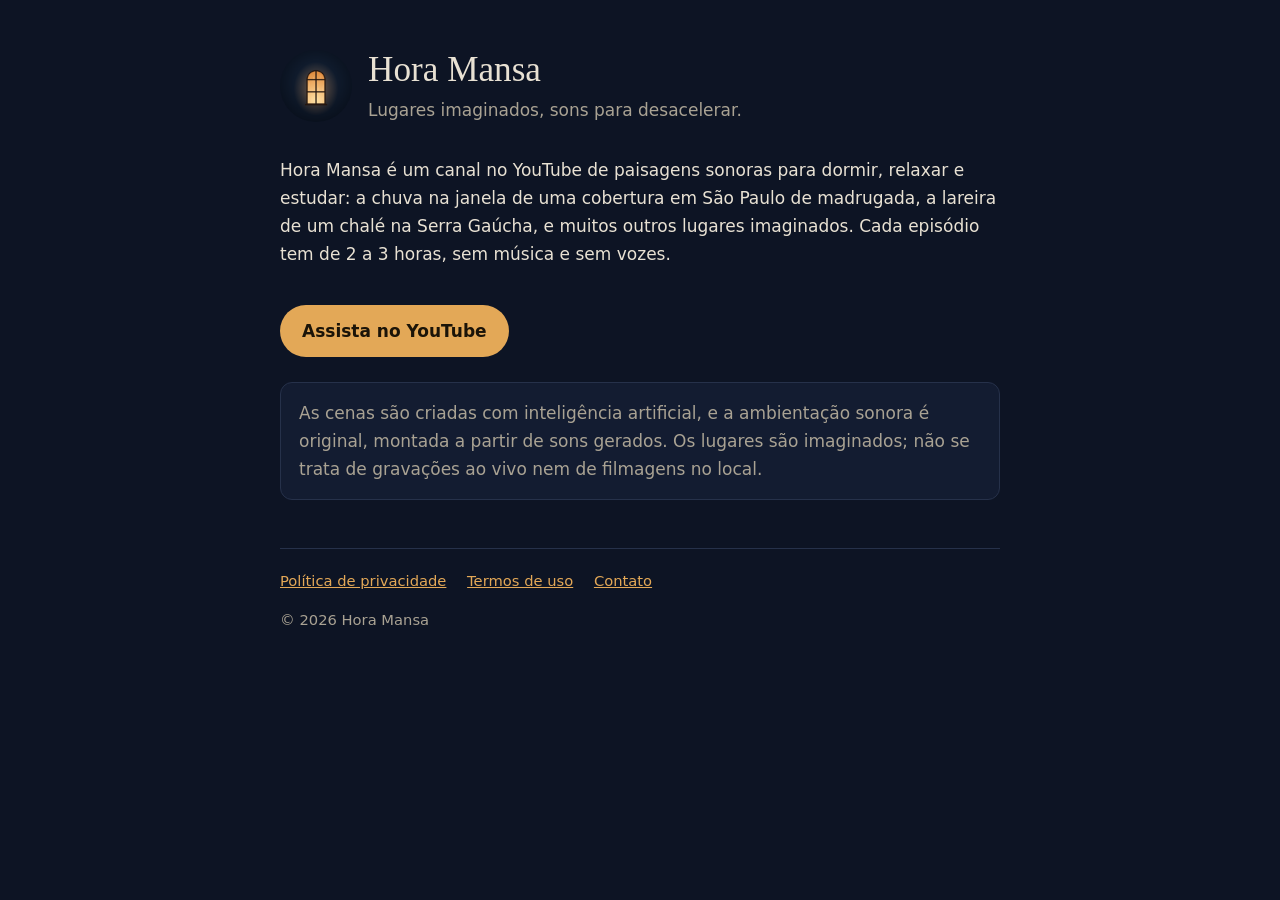
<file: index.html>
<!doctype html>
<html lang="pt-BR">
<head>
  <meta charset="utf-8">
  <meta name="viewport" content="width=device-width, initial-scale=1">
  <title>Hora Mansa</title>
  <meta name="description" content="Hora Mansa: paisagens sonoras de lugares imaginados para dormir, relaxar e estudar.">
  <link rel="icon" href="logo.png">
  <link rel="stylesheet" href="estilo.css">
</head>
<body>
<main>
  <header class="brand">
    <img src="logo.png" alt="Janela em arco iluminada, símbolo do Hora Mansa">
    <div>
      <h1>Hora Mansa</h1>
      <p class="tagline">Lugares imaginados, sons para desacelerar.</p>
    </div>
  </header>

  <p>Hora Mansa é um canal no YouTube de paisagens sonoras para dormir, relaxar e estudar: a chuva na janela de uma
  cobertura em São Paulo de madrugada, a lareira de um chalé na Serra Gaúcha, e muitos outros lugares imaginados.
  Cada episódio tem de 2 a 3 horas, sem música e sem vozes.</p>

  <a class="cta" href="https://www.youtube.com/@horamansa">Assista no YouTube</a>

  <p class="note">As cenas são criadas com inteligência artificial, e a ambientação sonora é original, montada a
  partir de sons gerados. Os lugares são imaginados; não se trata de gravações ao vivo nem de filmagens no local.</p>

  <footer>
    <a href="privacidade.html">Política de privacidade</a>
    <a href="termos.html">Termos de uso</a>
    <a href="mailto:yorgosnc1@gmail.com">Contato</a>
    <p>© 2026 Hora Mansa</p>
  </footer>
</main>
</body>
</html>
</file>
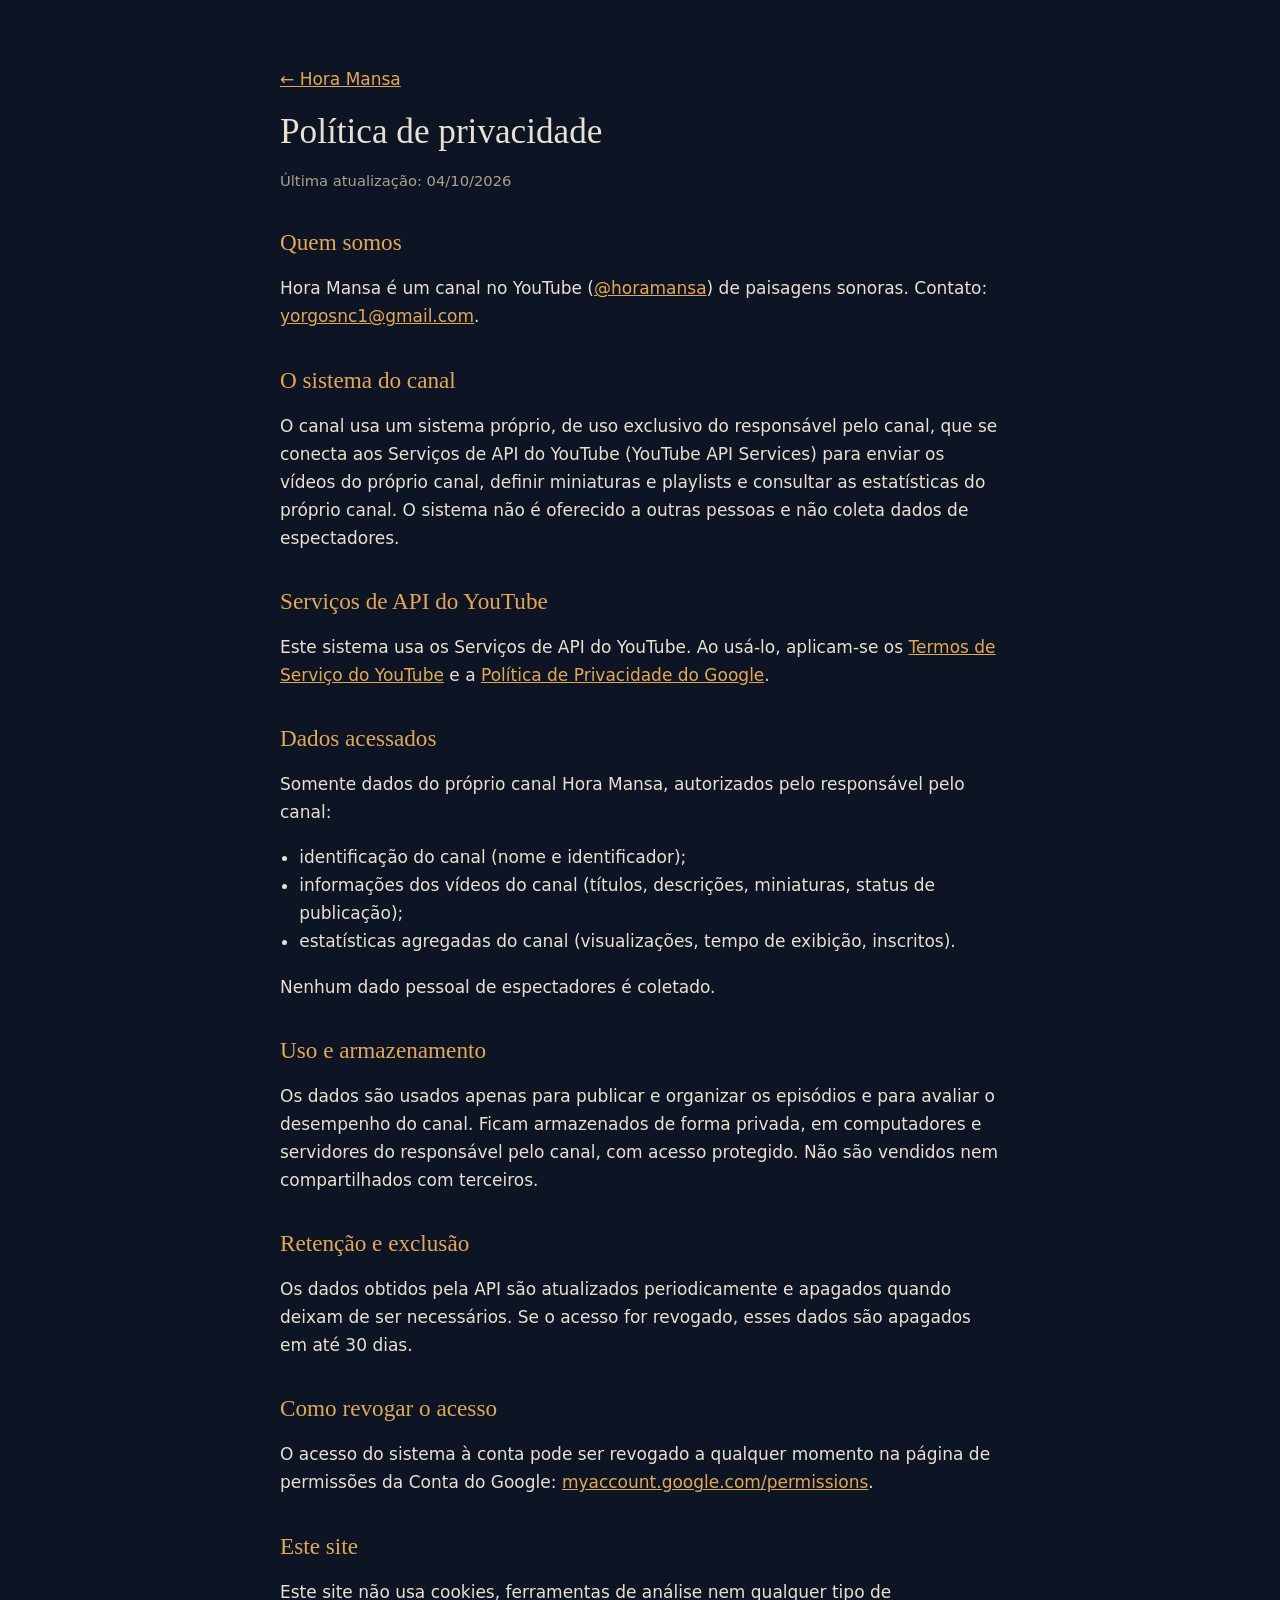
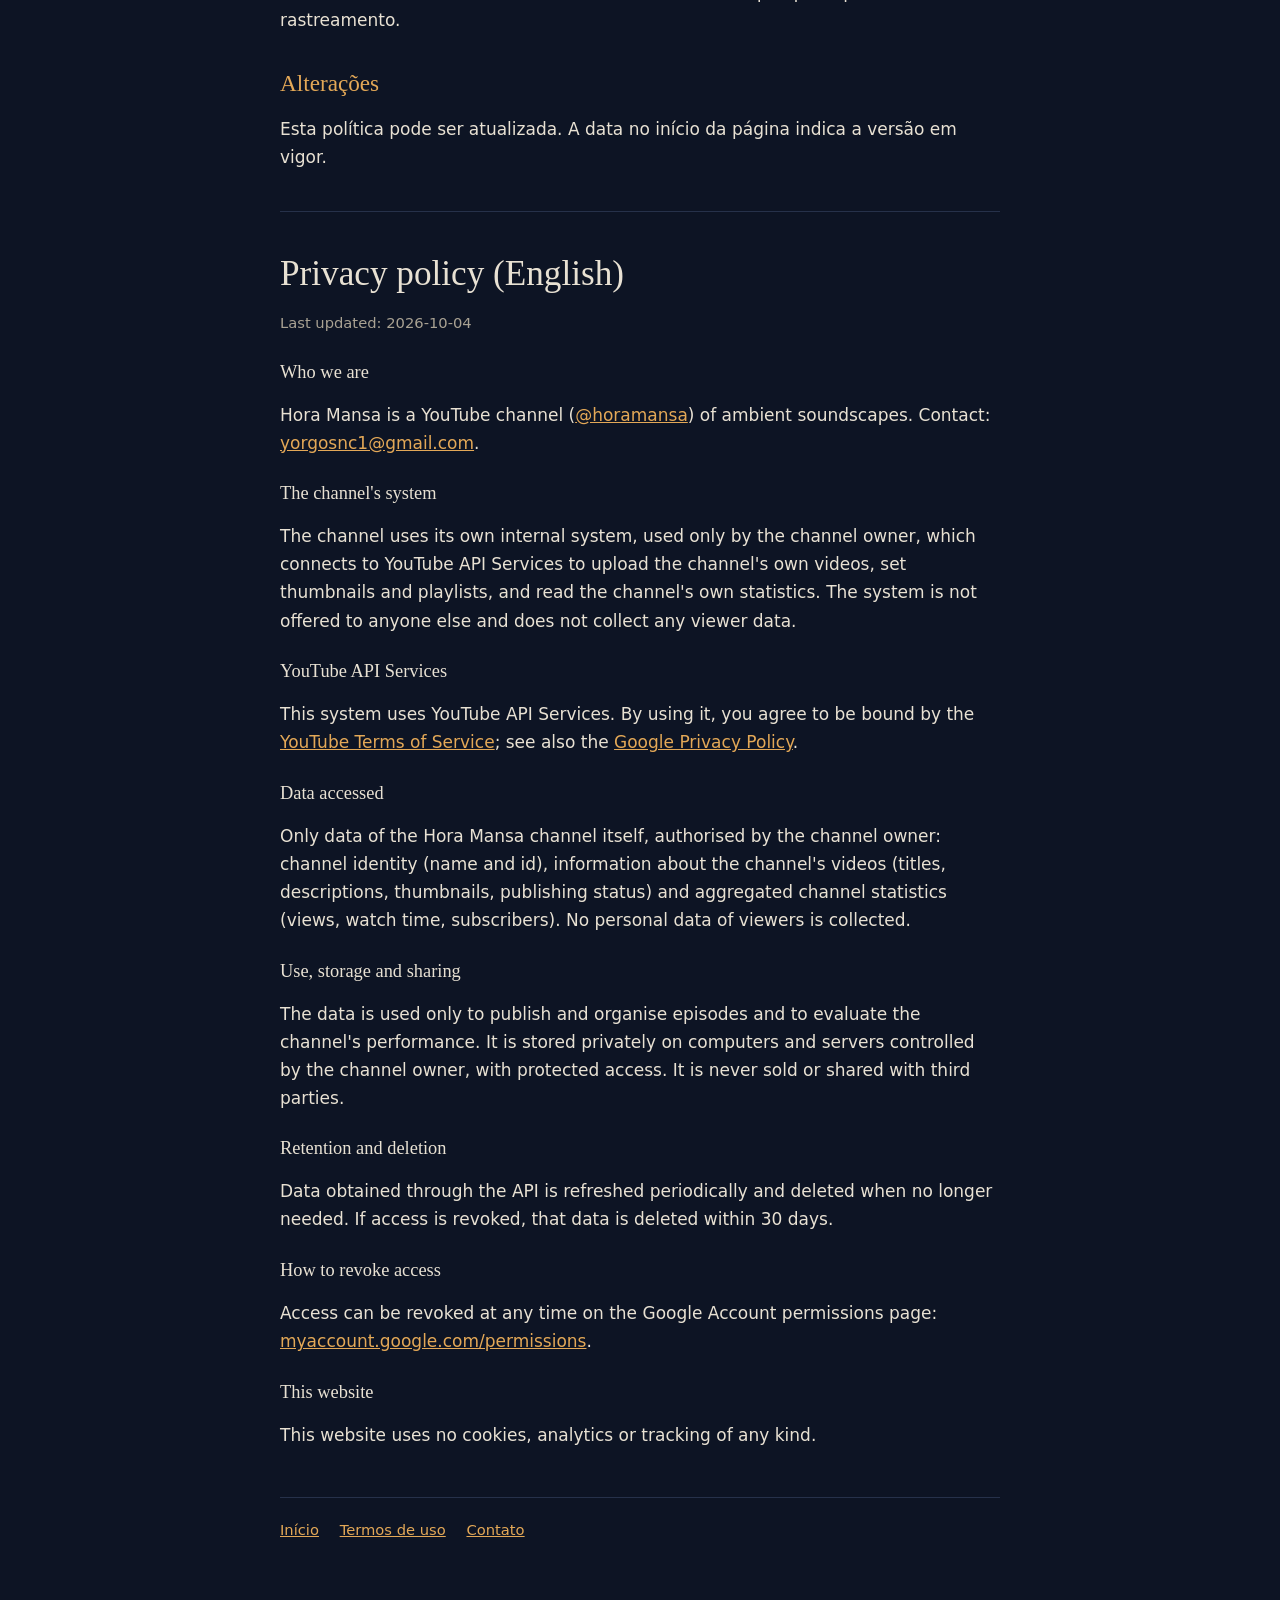
<file: privacidade.html>
<!doctype html>
<html lang="pt-BR">
<head>
  <meta charset="utf-8">
  <meta name="viewport" content="width=device-width, initial-scale=1">
  <title>Política de privacidade — Hora Mansa</title>
  <link rel="icon" href="logo.png">
  <link rel="stylesheet" href="estilo.css">
</head>
<body>
<main>
  <p><a href="index.html">← Hora Mansa</a></p>
  <h1>Política de privacidade</h1>
  <p class="updated">Última atualização: 04/10/2026</p>

  <h2>Quem somos</h2>
  <p>Hora Mansa é um canal no YouTube (<a href="https://www.youtube.com/@horamansa">@horamansa</a>) de paisagens
  sonoras. Contato: <a href="mailto:yorgosnc1@gmail.com">yorgosnc1@gmail.com</a>.</p>

  <h2>O sistema do canal</h2>
  <p>O canal usa um sistema próprio, de uso exclusivo do responsável pelo canal, que se conecta aos Serviços de API do
  YouTube (YouTube API Services) para enviar os vídeos do próprio canal, definir miniaturas e playlists e consultar as
  estatísticas do próprio canal. O sistema não é oferecido a outras pessoas e não coleta dados de espectadores.</p>

  <h2>Serviços de API do YouTube</h2>
  <p>Este sistema usa os Serviços de API do YouTube. Ao usá-lo, aplicam-se os
  <a href="https://www.youtube.com/t/terms">Termos de Serviço do YouTube</a> e a
  <a href="https://policies.google.com/privacy">Política de Privacidade do Google</a>.</p>

  <h2>Dados acessados</h2>
  <p>Somente dados do próprio canal Hora Mansa, autorizados pelo responsável pelo canal:</p>
  <ul>
    <li>identificação do canal (nome e identificador);</li>
    <li>informações dos vídeos do canal (títulos, descrições, miniaturas, status de publicação);</li>
    <li>estatísticas agregadas do canal (visualizações, tempo de exibição, inscritos).</li>
  </ul>
  <p>Nenhum dado pessoal de espectadores é coletado.</p>

  <h2>Uso e armazenamento</h2>
  <p>Os dados são usados apenas para publicar e organizar os episódios e para avaliar o desempenho do canal. Ficam
  armazenados de forma privada, em computadores e servidores do responsável pelo canal, com acesso protegido. Não são
  vendidos nem compartilhados com terceiros.</p>

  <h2>Retenção e exclusão</h2>
  <p>Os dados obtidos pela API são atualizados periodicamente e apagados quando deixam de ser necessários. Se o acesso
  for revogado, esses dados são apagados em até 30 dias.</p>

  <h2>Como revogar o acesso</h2>
  <p>O acesso do sistema à conta pode ser revogado a qualquer momento na página de permissões da Conta do Google:
  <a href="https://myaccount.google.com/permissions">myaccount.google.com/permissions</a>.</p>

  <h2>Este site</h2>
  <p>Este site não usa cookies, ferramentas de análise nem qualquer tipo de rastreamento.</p>

  <h2>Alterações</h2>
  <p>Esta política pode ser atualizada. A data no início da página indica a versão em vigor.</p>

  <hr>

  <h1>Privacy policy (English)</h1>
  <p class="updated">Last updated: 2026-10-04</p>
  <h3>Who we are</h3>
  <p>Hora Mansa is a YouTube channel (<a href="https://www.youtube.com/@horamansa">@horamansa</a>) of ambient
  soundscapes. Contact: <a href="mailto:yorgosnc1@gmail.com">yorgosnc1@gmail.com</a>.</p>
  <h3>The channel's system</h3>
  <p>The channel uses its own internal system, used only by the channel owner, which connects to YouTube API Services
  to upload the channel's own videos, set thumbnails and playlists, and read the channel's own statistics. The system
  is not offered to anyone else and does not collect any viewer data.</p>
  <h3>YouTube API Services</h3>
  <p>This system uses YouTube API Services. By using it, you agree to be bound by the
  <a href="https://www.youtube.com/t/terms">YouTube Terms of Service</a>; see also the
  <a href="https://policies.google.com/privacy">Google Privacy Policy</a>.</p>
  <h3>Data accessed</h3>
  <p>Only data of the Hora Mansa channel itself, authorised by the channel owner: channel identity (name and id),
  information about the channel's videos (titles, descriptions, thumbnails, publishing status) and aggregated channel
  statistics (views, watch time, subscribers). No personal data of viewers is collected.</p>
  <h3>Use, storage and sharing</h3>
  <p>The data is used only to publish and organise episodes and to evaluate the channel's performance. It is stored
  privately on computers and servers controlled by the channel owner, with protected access. It is never sold or
  shared with third parties.</p>
  <h3>Retention and deletion</h3>
  <p>Data obtained through the API is refreshed periodically and deleted when no longer needed. If access is revoked,
  that data is deleted within 30 days.</p>
  <h3>How to revoke access</h3>
  <p>Access can be revoked at any time on the Google Account permissions page:
  <a href="https://myaccount.google.com/permissions">myaccount.google.com/permissions</a>.</p>
  <h3>This website</h3>
  <p>This website uses no cookies, analytics or tracking of any kind.</p>

  <footer>
    <a href="index.html">Início</a>
    <a href="termos.html">Termos de uso</a>
    <a href="mailto:yorgosnc1@gmail.com">Contato</a>
  </footer>
</main>
</body>
</html>
</file>
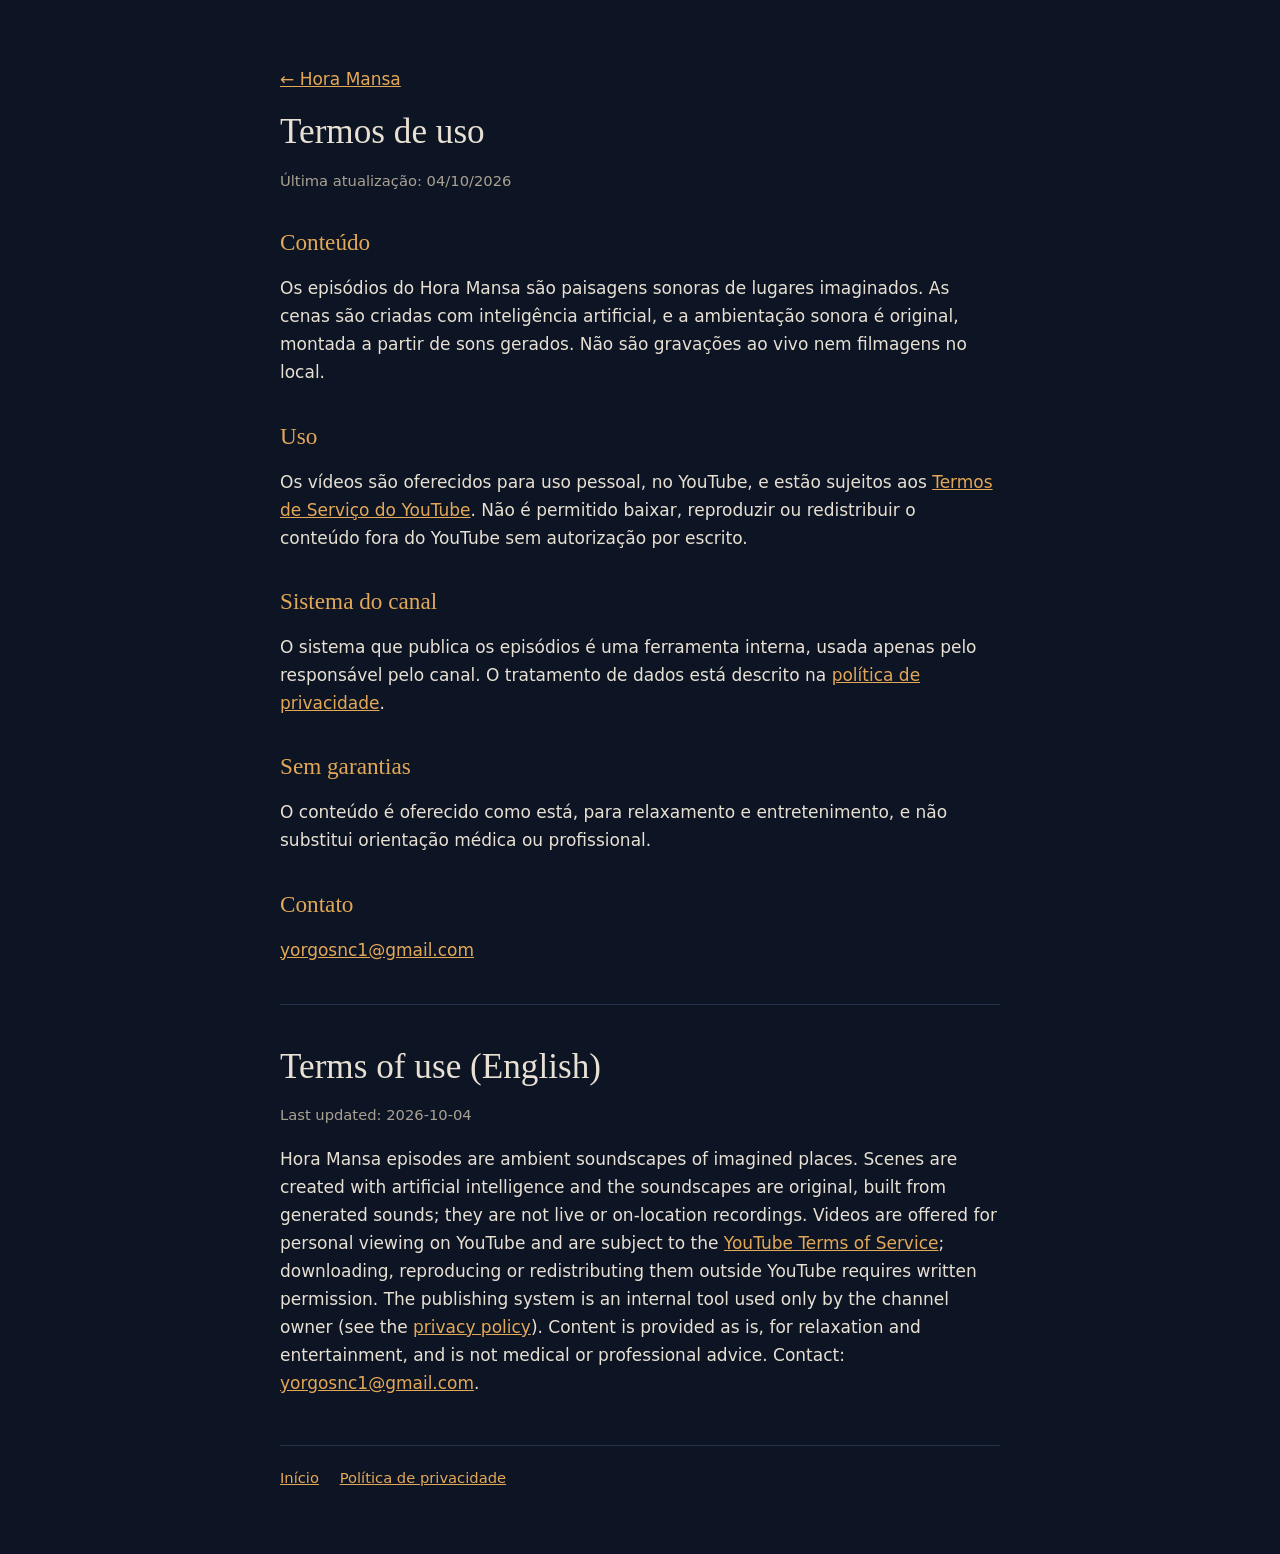
<file: termos.html>
<!doctype html>
<html lang="pt-BR">
<head>
  <meta charset="utf-8">
  <meta name="viewport" content="width=device-width, initial-scale=1">
  <title>Termos de uso — Hora Mansa</title>
  <link rel="icon" href="logo.png">
  <link rel="stylesheet" href="estilo.css">
</head>
<body>
<main>
  <p><a href="index.html">← Hora Mansa</a></p>
  <h1>Termos de uso</h1>
  <p class="updated">Última atualização: 04/10/2026</p>

  <h2>Conteúdo</h2>
  <p>Os episódios do Hora Mansa são paisagens sonoras de lugares imaginados. As cenas são criadas com inteligência
  artificial, e a ambientação sonora é original, montada a partir de sons gerados. Não são gravações ao vivo nem
  filmagens no local.</p>

  <h2>Uso</h2>
  <p>Os vídeos são oferecidos para uso pessoal, no YouTube, e estão sujeitos aos
  <a href="https://www.youtube.com/t/terms">Termos de Serviço do YouTube</a>. Não é permitido baixar, reproduzir ou
  redistribuir o conteúdo fora do YouTube sem autorização por escrito.</p>

  <h2>Sistema do canal</h2>
  <p>O sistema que publica os episódios é uma ferramenta interna, usada apenas pelo responsável pelo canal. O
  tratamento de dados está descrito na <a href="privacidade.html">política de privacidade</a>.</p>

  <h2>Sem garantias</h2>
  <p>O conteúdo é oferecido como está, para relaxamento e entretenimento, e não substitui orientação médica ou
  profissional.</p>

  <h2>Contato</h2>
  <p><a href="mailto:yorgosnc1@gmail.com">yorgosnc1@gmail.com</a></p>

  <hr>

  <h1>Terms of use (English)</h1>
  <p class="updated">Last updated: 2026-10-04</p>
  <p>Hora Mansa episodes are ambient soundscapes of imagined places. Scenes are created with artificial intelligence
  and the soundscapes are original, built from generated sounds; they are not live or on-location recordings. Videos
  are offered for personal viewing on YouTube and are subject to the
  <a href="https://www.youtube.com/t/terms">YouTube Terms of Service</a>; downloading, reproducing or redistributing
  them outside YouTube requires written permission. The publishing system is an internal tool used only by the
  channel owner (see the <a href="privacidade.html">privacy policy</a>). Content is provided as is, for relaxation
  and entertainment, and is not medical or professional advice. Contact:
  <a href="mailto:yorgosnc1@gmail.com">yorgosnc1@gmail.com</a>.</p>

  <footer>
    <a href="index.html">Início</a>
    <a href="privacidade.html">Política de privacidade</a>
  </footer>
</main>
</body>
</html>
</file>
<file: estilo.css>
:root {
  --bg: #0d1424;
  --panel: #131c31;
  --text: #e8e1d3;
  --muted: #a9a293;
  --accent: #e3a857;
  --line: #26314a;
}
* { box-sizing: border-box; }
html, body { margin: 0; padding: 0; }
body {
  background: var(--bg);
  color: var(--text);
  font: 17px/1.65 system-ui, -apple-system, "Segoe UI", Roboto, sans-serif;
}
main { max-width: 760px; margin: 0 auto; padding: 48px 20px 64px; }
header.brand { display: flex; align-items: center; gap: 16px; margin-bottom: 32px; }
header.brand img { width: 72px; height: 72px; border-radius: 50%; }
h1, h2, h3 { font-family: Georgia, "Times New Roman", serif; font-weight: normal; line-height: 1.25; }
h1 { font-size: 2.2rem; margin: 0; }
h2 { font-size: 1.45rem; margin: 2.2rem 0 0.6rem; color: var(--accent); }
h3 { font-size: 1.15rem; margin: 1.6rem 0 0.4rem; }
p.tagline { margin: 4px 0 0; color: var(--muted); }
a { color: var(--accent); }
.cta {
  display: inline-block; margin: 20px 0 8px; padding: 12px 22px; border-radius: 999px;
  background: var(--accent); color: #1b1408; font-weight: 600; text-decoration: none;
}
.note { background: var(--panel); border: 1px solid var(--line); border-radius: 12px; padding: 16px 18px; color: var(--muted); }
hr { border: 0; border-top: 1px solid var(--line); margin: 40px 0; }
footer { margin-top: 48px; padding-top: 20px; border-top: 1px solid var(--line); color: var(--muted); font-size: 0.92rem; }
footer a { margin-right: 16px; }
ul { padding-left: 1.2rem; }
.updated { color: var(--muted); font-size: 0.92rem; }
</file>
